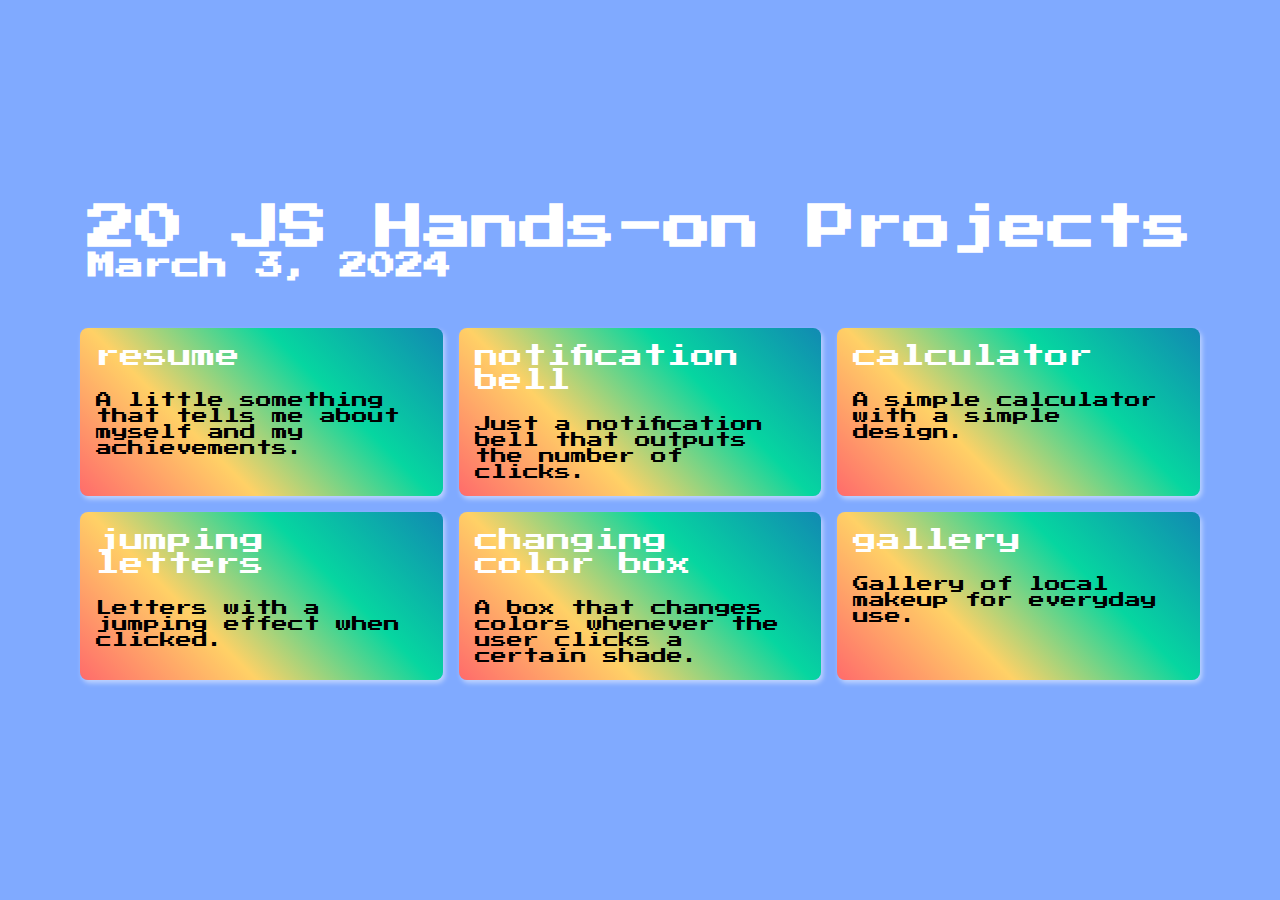
<file: index.html>
<!DOCTYPE html>
<html lang="en">
    <head>
        <meta charset="UTF-8" />
        <meta name="viewport" content="width=device-width, initial-scale=1.0" />
        <title>20 JS Projects</title>
        <link rel="stylesheet" href="./ASSETS/style/style.css" />
        <!-- Google tag (gtag.js) -->
        <script async src="https://www.googletagmanager.com/gtag/js?id=G-WX2L2M8X17"></script>
        <script>
          window.dataLayer = window.dataLayer || [];
          function gtag(){dataLayer.push(arguments);}
          gtag('js', new Date());
        
          gtag('config', 'G-WX2L2M8X17');
        </script>
    </head>
    <body>
        <div class="container">
            <div class="title">
                <h1>20 JS Hands-on Projects</h1>
                <h3>March 3, 2024</h3>
            </div>
            <div class="cardHolder" id="_cardHolder">
                <!-- <div class="card" id="_card">
                    <h3 class="cardTitle" id="_cardTitle">Test Title</h3>
                    <p class="description" id="_description">
                        Lorem ipsum dolor sit amet consectetur adipisicing elit. Quis beatae accusamus rerum!
                    </p>
                </div> -->
            </div>
        </div>

        <script src="./ASSETS/script/script.js"></script>
    </body>
</html>
</file>
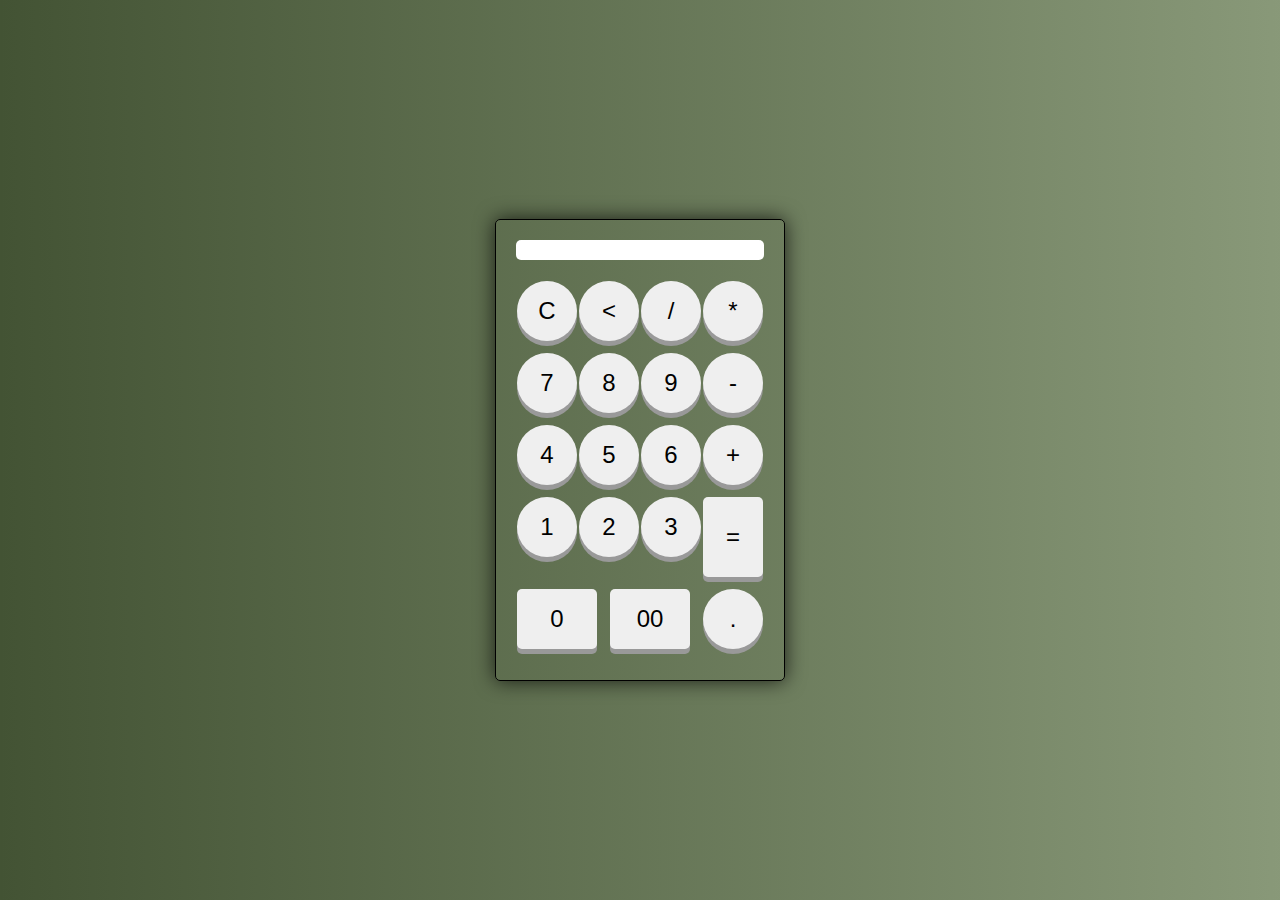
<file: calc/index.html>
<!DOCTYPE html>
<html>
<head>
    <link rel="stylesheet" type="text/css" href="./ASSETS/styles/styles.css">
</head>
<body>
    <div id="calculator">
        <div id="display"></div>
        <div class="row">
            <button class="clear" id="clear">C</button>
            <button class="backspace" id="backspace"><</button>
            <button class="operator">/</button>
            <button class="operator">*</button>
        </div>
        <div class="row">
            <button class="digit">7</button>
            <button class="digit">8</button>
            <button class="digit">9</button>
            <button class="operator">-</button>
        </div>
        <div class="row">
            <button class="digit">4</button>
            <button class="digit">5</button>
            <button class="digit">6</button>
            <button class="operator">+</button>
        </div>
        <div class="row">
            <button class="digit">1</button>
            <button class="digit">2</button>
            <button class="digit">3</button>
            <button class="equals" id="equals">=</button>
        </div>
        <div class="row">
            <button class="digit wide">0</button>
            <button class="digit wide">00</button>
            <button class="digit" id="decimal">.</button> 
        </div>
    <script src="./ASSETS/js/script.js"></script>
</body>
</html>
</file>
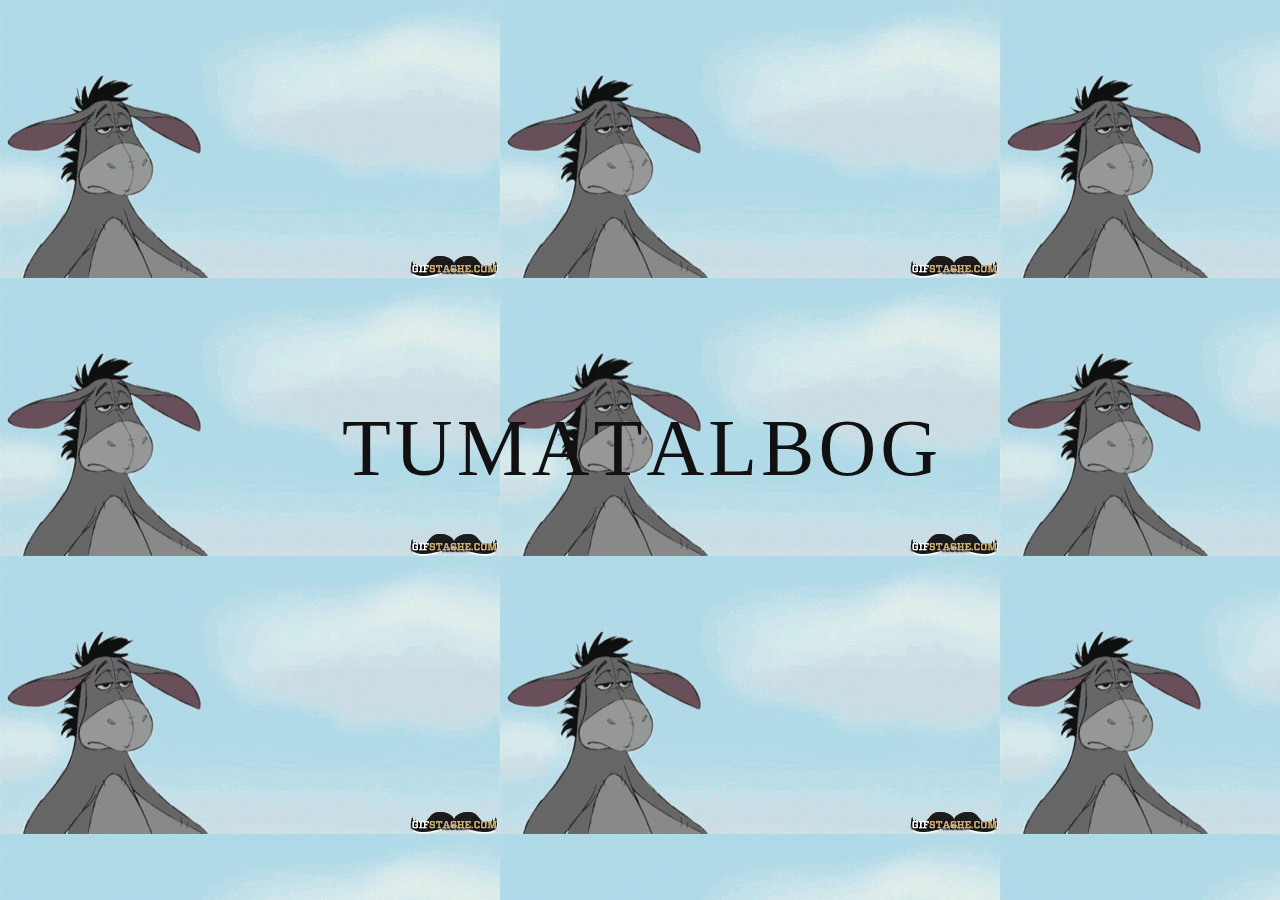
<file: jumping letters/index.html>
<!DOCTYPE html>
<html lang="en">
<head>
    <meta charset="UTF-8">
    <meta name="viewport" content="width=device-width, initial-scale=1.0">
    <title>Document</title>
    <link  type="text/css" rel="stylesheet" href="./ASSETS/styles/styles.css">
</head>
<body>


    <div class="letters" id="_letters">
        <span class="letter" id="_letter">T</span>
        <span class="letter" id="_letter">U</span>
        <span class="letter" id="_letter">M</span>
        <span class="letter" id="_letter">A</span>
        <span class="letter" id="_letter">T</span>
        <span class="letter" id="_letter">A</span>
        <span class="letter" id="_letter">L</span>
        <span class="letter" id="_letter">B</span>
        <span class="letter" id="_letter">O</span>
        <span class="letter" id="_letter">G</span>
        
    </div>
   




    <script src="./ASSETS/js/script.js"></script>
</body>
</html>
</file>
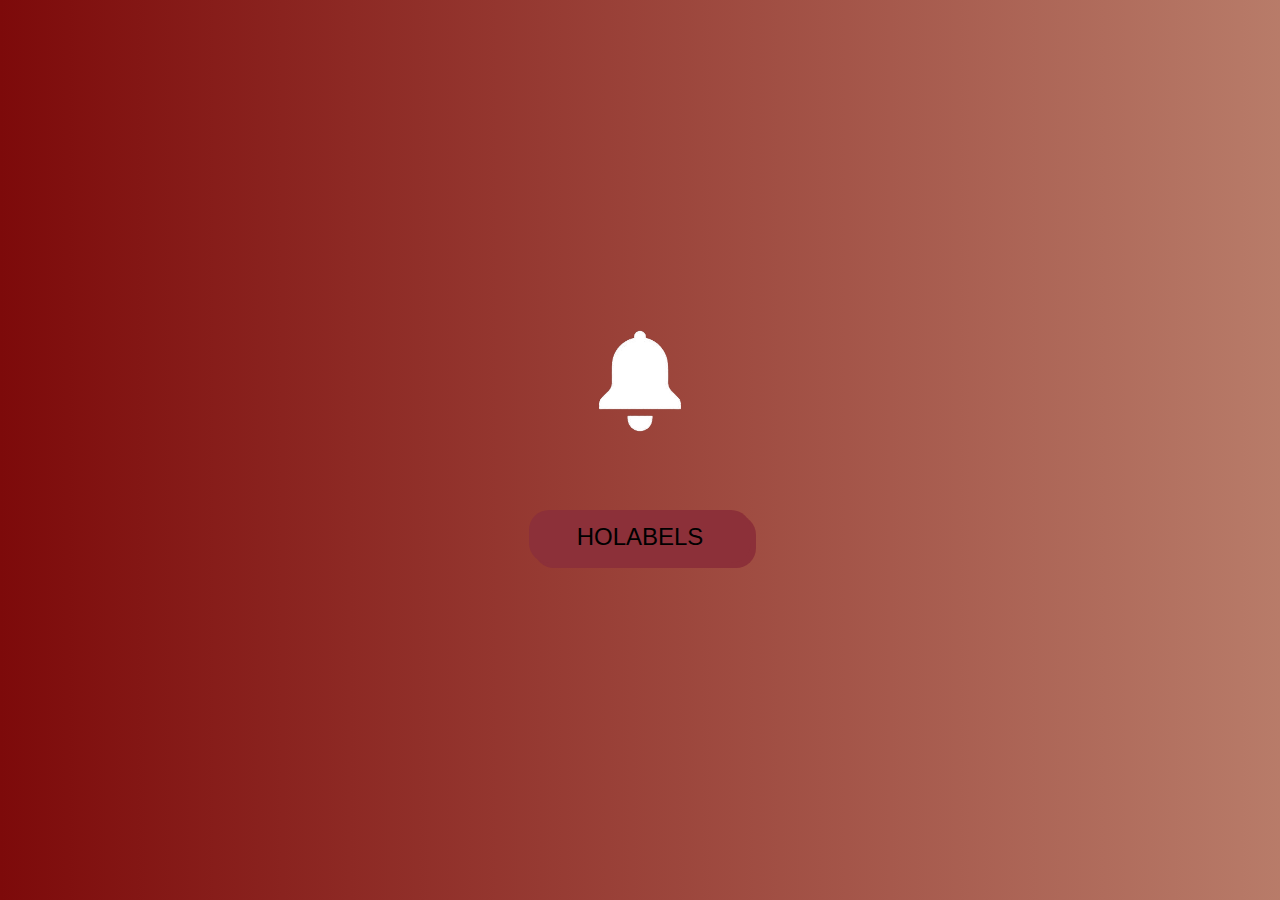
<file: notification bell/index.html>
<!DOCTYPE html>
<html lang="en">
<head>
    <meta charset="UTF-8">
    <meta name="viewport" content="width=device-width, initial-scale=1.0">
    <title>Document</title>
    <link rel="stylesheet" href="./ASSETS/Style/style.css">
    <link rel="stylesheet" href="https://cdnjs.cloudflare.com/ajax/libs/font-awesome/6.5.1/css/all.min.css" integrity="sha512-DTOQO9RWCH3ppGqcWaEA1BIZOC6xxalwEsw9c2QQeAIftl+Vegovlnee1c9QX4TctnWMn13TZye+giMm8e2LwA==" crossorigin="anonymous" referrerpolicy="no-referrer" />
</head>
<body>
    <div class="container" id="_container">
        <img id="_bell" src="./ASSETS/images/bell-removebg-preview.png" alt="Notification Bell" style="width:120px; height:120px;">
        <div class="notification" id="_notification"></div>
        <button type="button" class="button" id="_button">HOLABELS</button>
    </div>
    <script src="./ASSETS/JS/script.js"></script>
</body>
</html>
</file>
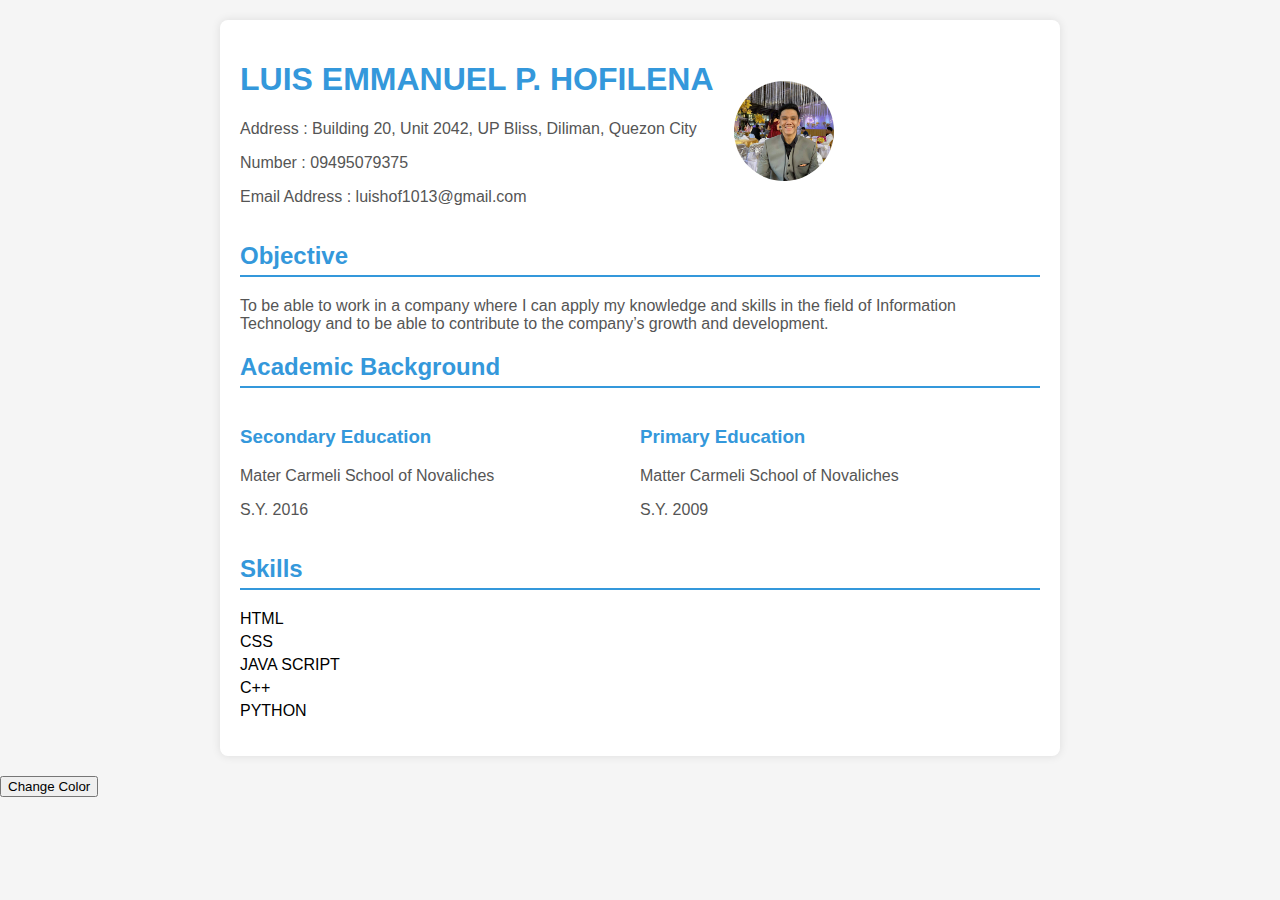
<file: resume/index.html>
<!DOCTYPE html>
<html lang="en">
<head>
    <meta charset="UTF-8">
    <meta name="viewport" content="width=device-width, initial-scale=1.0">
    <link rel="stylesheet" href="./ASSETS/styles/style.css">
    <title>Your Resume</title>
</head>
<body>
    <div class="resume-container">
        <div class="header">
            <div class="personal-info">
                <img src="./ASSETS/images/86288035_1244181849108234_8227944096774225920_n.jpg" alt="Your Picture" class="profile-picture">
                <div class="name">
                    <h1>LUIS EMMANUEL P. HOFILENA</h1>
                    <p>Address : Building 20, Unit 2042, UP Bliss, Diliman, Quezon City</p>
                    <p>Number : 09495079375</p> 
                    <p>Email Address : luishof1013@gmail.com</p>
                </div>
            </div>
        </div>
        
        <div class="section">
            <h2>Objective</h2>
            <p>To be able to work in a company where I can apply my knowledge and skills in the field of Information Technology and to be able to contribute to the company’s growth and development.</p>
        </div>
        
        <div class="section">
            <h2>Academic Background</h2>
            <div class="education">
                <div class="column">
                    <h3>Secondary Education</h3>
                    <p>Mater Carmeli School of Novaliches</p>
                    <p>S.Y. 2016</p>
                </div>
                <div class="column">
                    <h3>Primary Education</h3>
                    <p>Matter Carmeli School of Novaliches</p>
                    <p>S.Y. 2009</p>
                </div>
            </div>
        </div>
        
        <div class="section">
            <h2>Skills</h2>
            <ul>
                <li>HTML</li>
                <li>CSS</li>
                <li>JAVA SCRIPT</li>
                <li>C++</li>
                <li>PYTHON</li>
            </ul>
        </div>
    </div>
    <button id="changeColorBtn">Change Color</button>
    <script src="./ASSETS/js/script.js"></script>
</body>
</html>
</file>
<file: ASSETS/style/style.css>
@import url('https://fonts.googleapis.com/css2?family=Press+Start+2P&display=swap');

* {
    box-sizing: border-box;
    margin: 0;
    padding: 0;
}

body {
    display: flex;
    align-items: center;
    justify-content: center;
    background: #80aaff; /* Nintendo 64 blue */
    min-height: 100vh;
    font-family: 'Press Start 2P', cursive; /* Nintendo 64-style font */
}

.container {
    display: flex;
    flex-direction: column;
    align-items: center;
    justify-content: center;
    width: 100%;
    min-height: 100vh;

    .title {
        font-size: 1.5rem;
        font-weight: 700;
        color: #ffffff; /* White text */
        margin-bottom: 2rem;
    }

    .cardHolder {
        display: grid;
        justify-content: space-between;
        gap: 1rem;
        width: 90%;
        grid-template-columns: repeat(auto-fit, minmax(300px, 1fr));
        padding: 1rem;

        .card {
            border-radius: 0.5rem;
            padding: 1rem;
            background: linear-gradient(
                45deg,
                #ff6b6b, /* Red */
                #ffd166, /* Yellow */
                #06d6a0, /* Green */
                #118ab2 /* Blue */
            );
            box-shadow: 2px 3px 5px rgba(255, 255, 255, 0.5);
            transition: 0.5s ease-in-out;

            .cardTitle {
                color: #ffffff; /* White text */
                font-size: 1.5rem;
                font-weight: 500;
                margin-bottom: 1.5rem;
            }

            &:hover {
                animation: glow 1s ease-in-out infinite alternate;
                box-shadow: 3px 5px 10px rgba(255, 255, 255, 0.7); /* White glow */

                .cardTitle {
                    color: #ffffff; /* White text */
                }
            }
        }
    }
}

@keyframes glow {
    0% {
        transform: scale(1);
        box-shadow: 0 0 10px #ffffff, 0 0 20px #ffffff, 0 0 30px #ffffff;
    }
    100% {
        transform: scale(1.05);
        box-shadow: 0 0 20px #ffffff, 0 0 40px #ffffff, 0 0 60px #ffffff;
    }
}
</file>
<file: calc/ASSETS/styles/styles.css>
body {
    background: linear-gradient(90deg, #435334, #CEDEBD);
    background-size: 200% 200%;
    transition: background-position 3s ease;
    display: flex;
    justify-content: center;
    align-items: center;
    height: 100vh;
    margin: 0;
    font-family: Arial, sans-serif;
}

#calculator {
    border: 1px solid #000;
    border-radius: 5px;
    overflow: hidden;
    box-shadow: 0px 0px 20px 0px rgba(0,0,0,0.75);
    padding: 20px;
}

#display {
    background-color: #fff;
    padding: 10px;
    text-align: right;
    font-size: 2em;
    margin-bottom: 20px;
    border-radius: 5px;
}

.row {
    display: flex;
    justify-content: space-between;
    margin-bottom: 10px;
}

button {
    width: 60px;
    height: 60px;
    border: none;
    margin: 1px;
    font-size: 1.5em;
    border-radius: 50%;
    box-shadow: 0px 5px 0px 0px #999;
    transition: all 0.1s ease;
}

button:active {
    box-shadow: none;
    transform: translateY(5px);
}

button:hover {
    background-color: #ddd;
}

button.digit.wide {
    width: 80px;
    border-radius: 5px;
}

button.equals {
    height: 80px;
    border-radius: 5px;
}
</file>
<file: jumping letters/ASSETS/styles/styles.css>
* {
    box-sizing: border-box;
    margin: 0;
    padding: 0;
}


body {
    display: flex;
    justify-content: center;
    align-items: center;
    height: 100vh;
    flex-direction: column;
    background-image: url('../images/talbog.gif');
}


.letters {
    perspective: 1000px;
    font-family: cursive;
    color: rgb(17, 17, 18);
}


.letter {
    overflow: hidden;
    cursor: pointer;
    display: inline-block;
    user-select: none;
    line-height: 0.8;
    font-size: 5rem;
}


.letter.active {
    animation: jump 1s ease-in-out;
    transform-origin: bottom-left;
}

@keyframes jump {
    0% {
        transform: translate(0, 0) rotate(180deg);
    }
    25% {
        transform: scale(2) translate(0, -150px);
    }
    75% {
        transform: scale(1.1) translate(0, 200px);
    }
    100% {
        transform: translate(0, 0) rotate(360deg);
    }
}
</file>
<file: notification bell/ASSETS/Style/style.css>
*{  
    margin: 0;
    padding: 0;
    box-sizing: border-box;
}




body{
    background: linear-gradient(90deg, #7D0A0A 0%, #F3EDC8 100%);
    background-size: 200% 200%;
    animation: gradient 5s ease infinite;
    display: flex;
    justify-content: center;
    align-items: center;
    min-height: 100vh;
}




.container {
    display: flex;
    justify-content: center;
    align-items: center;
    flex-direction: column;
}




.button {
    border: none;
    outline: none;
    background: rgb(140, 48, 57);
    font-size: 1.5rem;
    font-family: Impact, Haettenschweiler, 'Arial Narrow Bold', sans-serif;
    margin: 1rem;
    padding: .8rem 3rem;
    box-shadow: 5px 5px 0px rgb(140, 48, 57);
    border-radius: 20px;
    text-align: center;
    z-index: 1;
    transition: .5s;




    &.active {
        transform: translate(5%, 5%);
        box-shadow: 0px 0px 0px rgb(140, 48, 57);
    }
}


button:hover {
    background-color: #af7b7c;
}


.notification {
    width: 10px;
    display: flex;
    justify-content: center;
    align-items: center;
    height: inherit;
    position: relative;
    color: transparent;




    &::after{
        min-width: 36px;
        height: 36px;
        content: attr(data-count);
        color: white;
        display: flex;
        justify-content: center;
        align-self: center;
        align-items: center;
        background-color: #b54343;
        border-radius: 50%;
        position: absolute;
        top: -125px;
        right: 15px;
        transition: 0.3s;
        opacity: 0;
        transform: scale(0.5);
    }




    &::before{
        content: '\f0f3';
        font-family: font awesome 5 free;
        display: block;
        color: transparent;
        font-size: 2rem;
        margin-bottom: 1rem;
    }




    &.count::after{
        opacity: 1;
        transform: scale(1);
    }


   
}


    @keyframes shake {
        0% {
            transform: rotate(35deg);
        }
        12.5% {
            transform: rotate(-30deg);
        }
        25% {
            transform: rotate(25deg);
        }
        37.5% {
            transform: rotate(-20deg);
        }
        50% {
            transform: rotate(15deg);
        }
        62.5% {
            transform: rotate(-10deg);
        }
        75% {
            transform: rotate(5deg);
        }
        100% {
            transform: rotate(0deg);
        }
    }
    @keyframes gradient {
        0% {background-position: 0% 50%;}
        50% {background-position: 100% 50%;}
        100% {background-position: 0% 50%;}
    }
    

    #_bell.shake {
        animation: shake 0.5s ease-in-out;
    }
</file>
<file: resume/ASSETS/styles/style.css>
body {
    font-family: 'Arial', sans-serif;
    margin: 0;
    padding: 0;
    background-color: #f5f5f5;
    transition: background-color 0.5s;
}

.resume-container {
    max-width: 800px;
    margin: 20px auto;
    background-color: #fff;
    padding: 20px;
    border-radius: 8px;
    box-shadow: 0 0 10px rgba(0, 0, 0, 0.1);
    transition: color 0.5s;
}

.header {
    display: flex;
    justify-content: space-between;
    align-items: center;
}

.personal-info {
    display: flex;
    align-items: center;
    flex-direction: row-reverse;
}

.profile-picture {
    width: 100px;
    height: 100px;
    border-radius: 50%;
    margin-left: 20px;
}

.name {
    text-align: left;
}

.section {
    margin-top: 20px;
}

h1, h2, h3 {
    color: #3498db;
    transition: color 0.5s;
}

h2 {
    border-bottom: 2px solid #3498db;
    padding-bottom: 5px;
}

p {
    color: #555;
    transition: color 0.5s;
}

.education {
    display: flex;
    justify-content: space-between;
}

.column {
    flex: 1;
}

ul {
    list-style-type: none;
    padding: 0;
}

ul li {
    margin-bottom: 5px;
}

.button {
    background-color: #3498db;
    color: #fff;
    padding: 15px 25px;
    border: none;
    border-radius: 25px;
    cursor: pointer;
    margin-top: 20px;
    transition: background-color 0.5s, color 0.5s, transform 0.3s;
    display: inline-block;
}

.button:hover {
    background-color: #2980b9;
    transform: scale(1.1);
}
</file>
